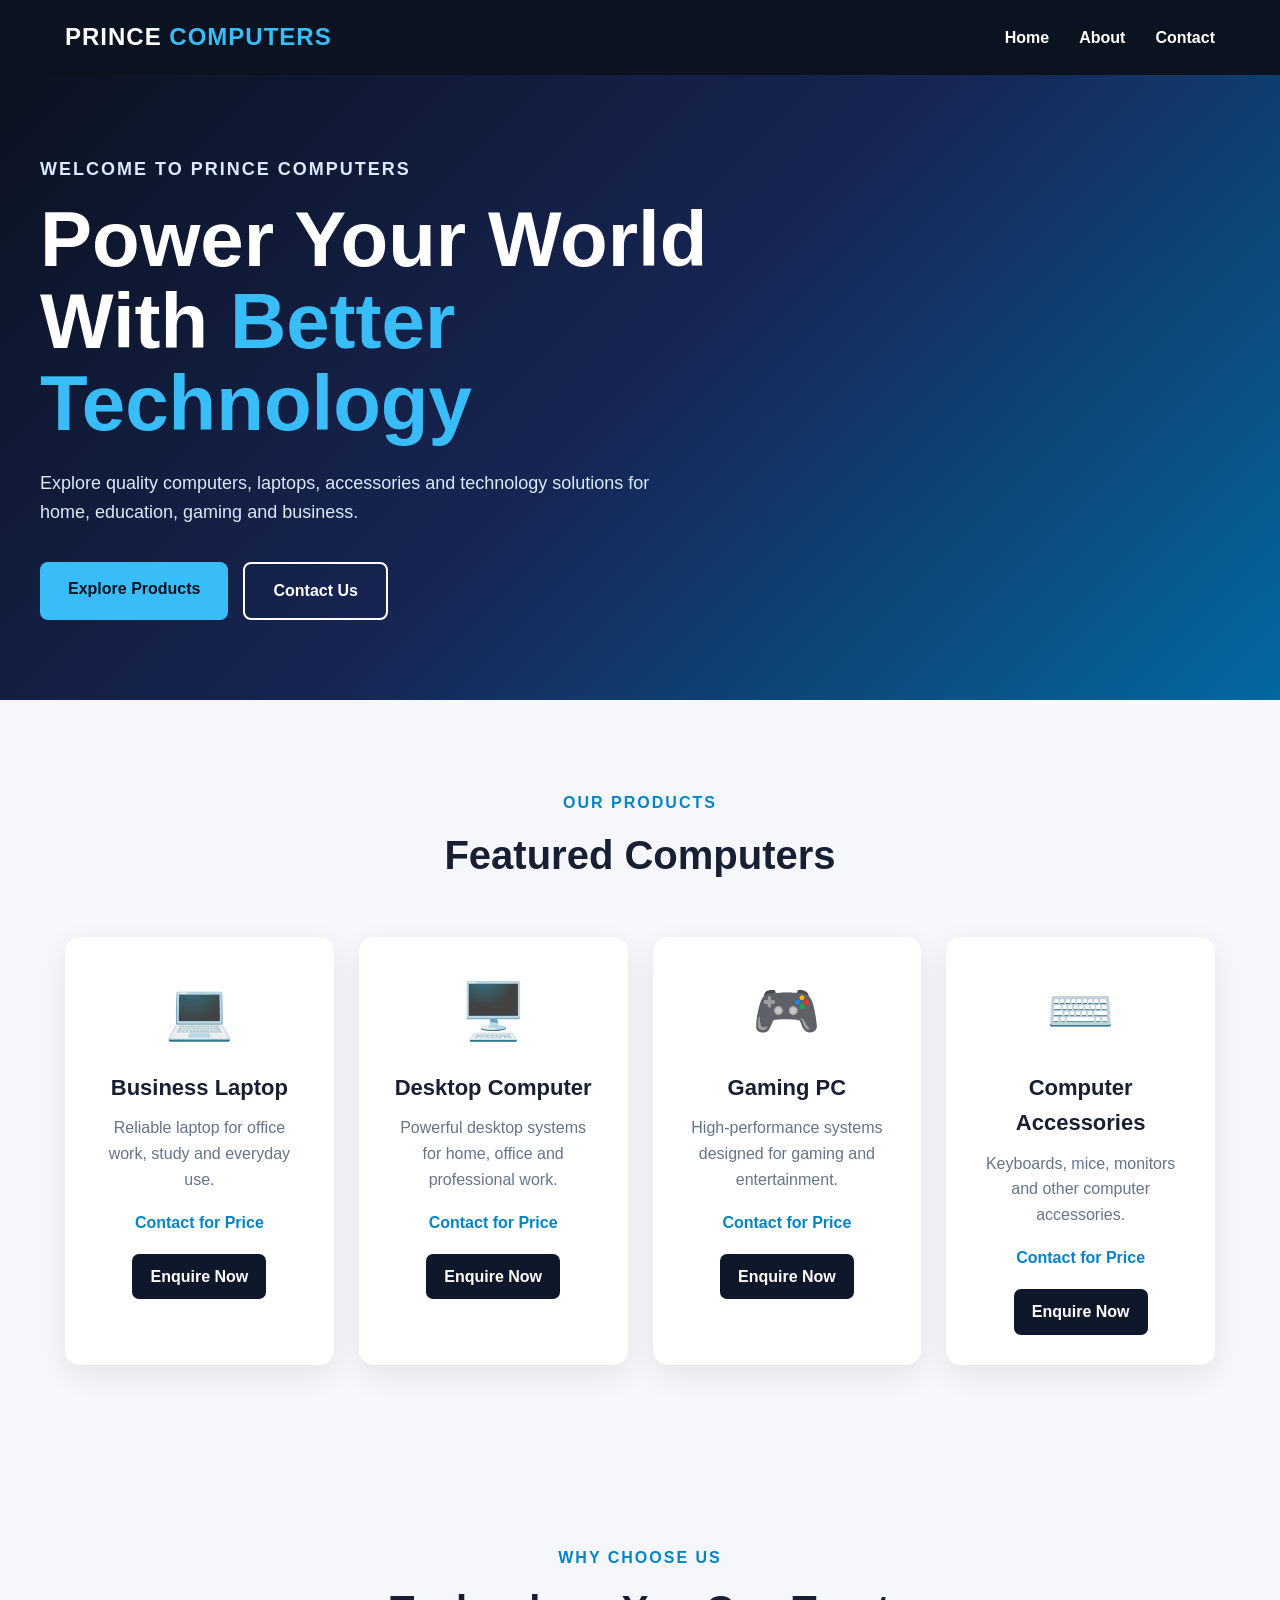
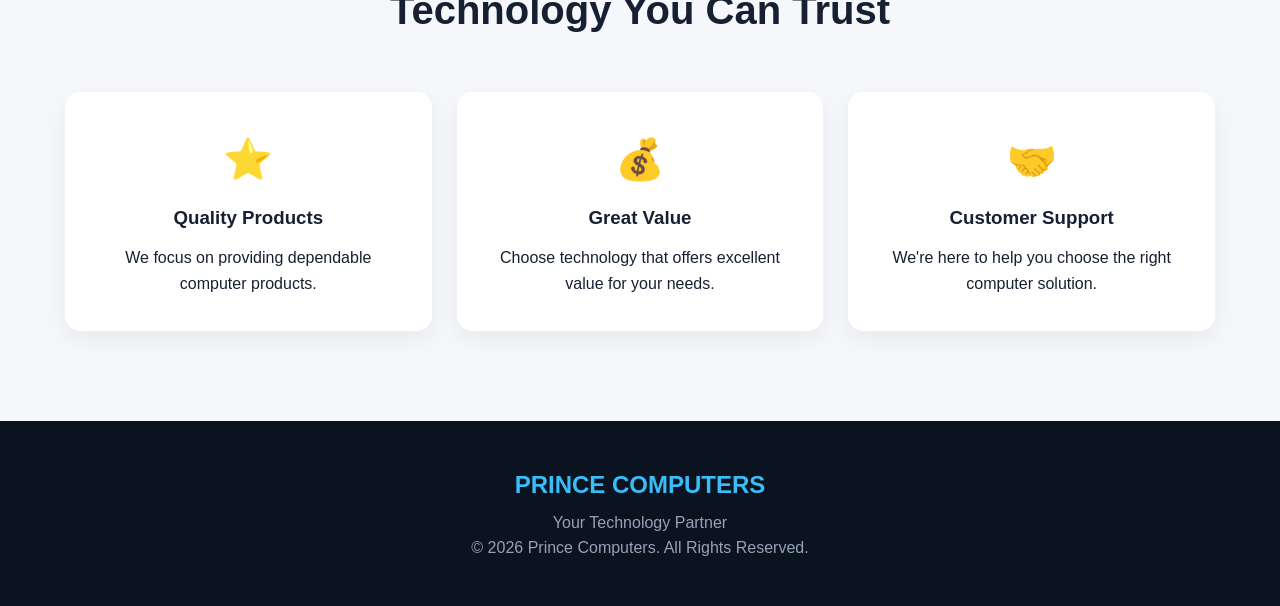
<file: index.html>
<!DOCTYPE html>
<html lang="en">
<head>
    <meta charset="UTF-8">
    <meta name="viewport" content="width=device-width, initial-scale=1.0">
    <title>Prince Computers | Computer Store</title>
    <link rel="stylesheet" href="style.css">
</head>
<body>

<header>
    <nav class="navbar">
        <div class="logo">PRINCE <span>COMPUTERS</span></div>

        <ul class="nav-links">
            <li><a href="index.html">Home</a></li>
            <li><a href="about.html">About</a></li>
            <li><a href="contact.html">Contact</a></li>
        </ul>

        <button class="menu-btn" onclick="toggleMenu()">☰</button>
    </nav>
</header>

<section class="hero">
    <div class="hero-content">
        <p class="small-title">WELCOME TO PRINCE COMPUTERS</p>
        <h1>Power Your World With <span>Better Technology</span></h1>
        <p>
            Explore quality computers, laptops, accessories and technology
            solutions for home, education, gaming and business.
        </p>

        <div class="hero-buttons">
            <a href="#products" class="btn">Explore Products</a>
            <a href="contact.html" class="btn secondary">Contact Us</a>
        </div>
    </div>
</section>

<section id="products" class="products-section">
    <div class="section-title">
        <p>OUR PRODUCTS</p>
        <h2>Featured Computers</h2>
    </div>

    <div class="product-grid">

        <div class="product-card">
            <div class="product-icon">💻</div>
            <h3>Business Laptop</h3>
            <p>Reliable laptop for office work, study and everyday use.</p>
            <h4>Contact for Price</h4>
            <a href="contact.html" class="product-btn">Enquire Now</a>
        </div>

        <div class="product-card">
            <div class="product-icon">🖥️</div>
            <h3>Desktop Computer</h3>
            <p>Powerful desktop systems for home, office and professional work.</p>
            <h4>Contact for Price</h4>
            <a href="contact.html" class="product-btn">Enquire Now</a>
        </div>

        <div class="product-card">
            <div class="product-icon">🎮</div>
            <h3>Gaming PC</h3>
            <p>High-performance systems designed for gaming and entertainment.</p>
            <h4>Contact for Price</h4>
            <a href="contact.html" class="product-btn">Enquire Now</a>
        </div>

        <div class="product-card">
            <div class="product-icon">⌨️</div>
            <h3>Computer Accessories</h3>
            <p>Keyboards, mice, monitors and other computer accessories.</p>
            <h4>Contact for Price</h4>
            <a href="contact.html" class="product-btn">Enquire Now</a>
        </div>

    </div>
</section>

<section class="why-us">
    <div class="section-title">
        <p>WHY CHOOSE US</p>
        <h2>Technology You Can Trust</h2>
    </div>

    <div class="features">
        <div class="feature">
            <span>⭐</span>
            <h3>Quality Products</h3>
            <p>We focus on providing dependable computer products.</p>
        </div>

        <div class="feature">
            <span>💰</span>
            <h3>Great Value</h3>
            <p>Choose technology that offers excellent value for your needs.</p>
        </div>

        <div class="feature">
            <span>🤝</span>
            <h3>Customer Support</h3>
            <p>We're here to help you choose the right computer solution.</p>
        </div>
    </div>
</section>

<footer>
    <div class="footer-content">
        <h2>PRINCE COMPUTERS</h2>
        <p>Your Technology Partner</p>
        <p>© <span id="year"></span> Prince Computers. All Rights Reserved.</p>
    </div>
</footer>

<script src="script.js"></script>
</body>
</html>
</file>
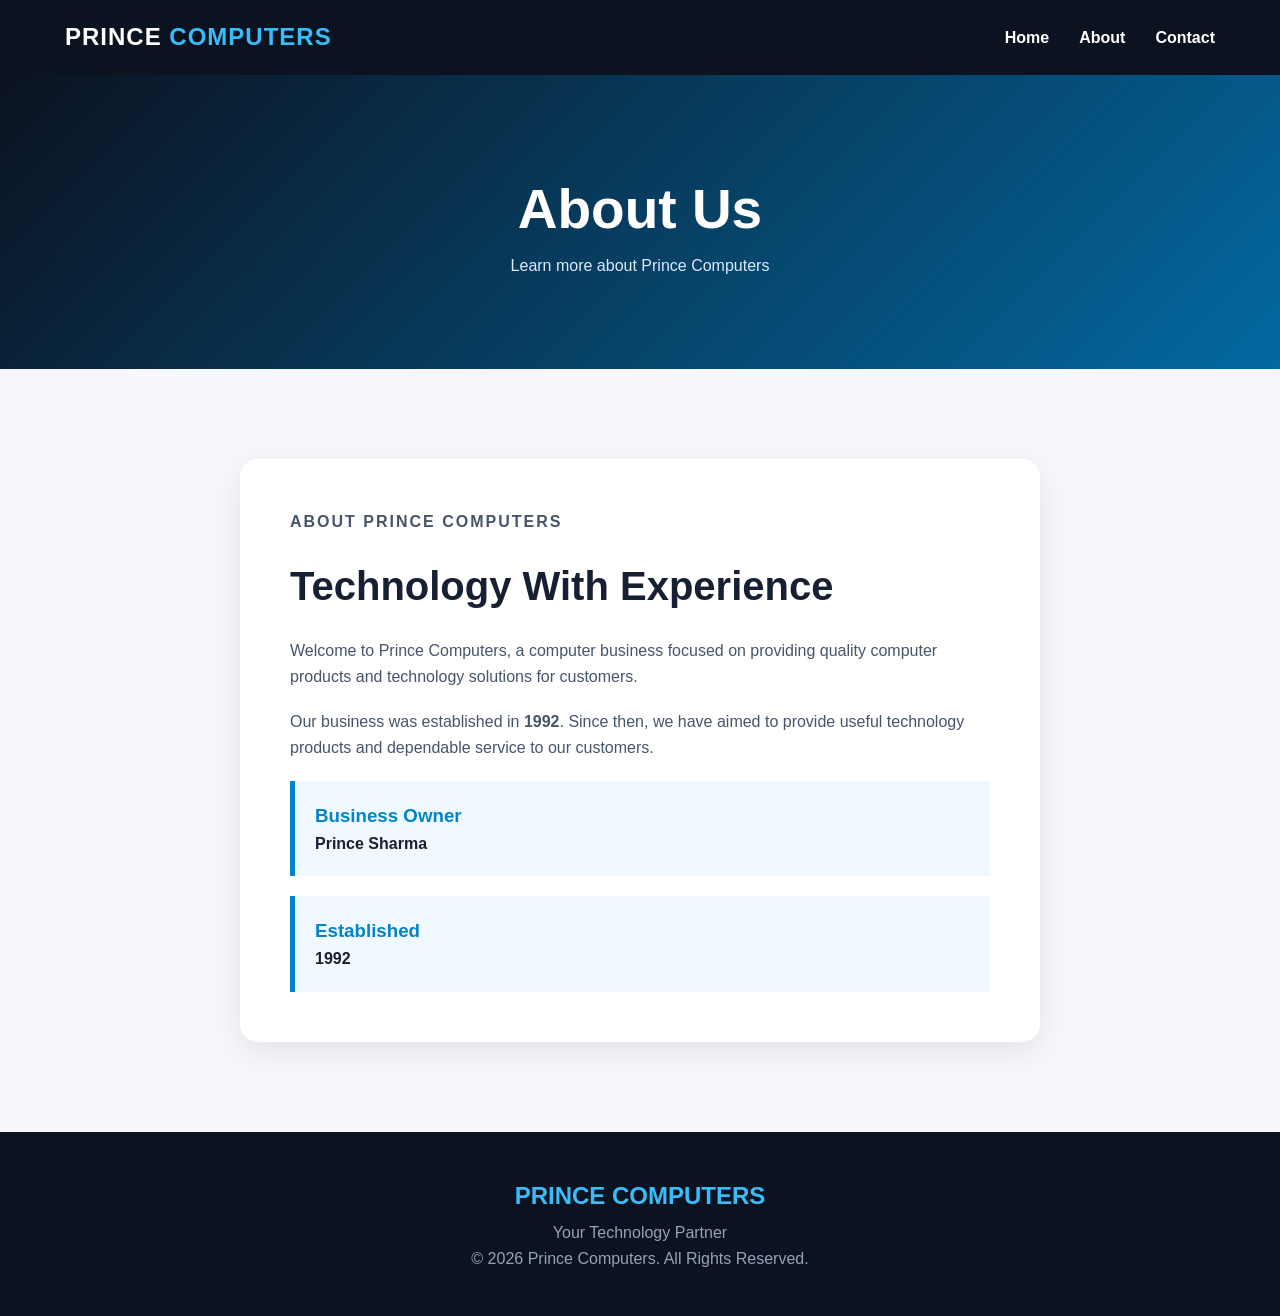
<file: about.html>
<!DOCTYPE html>
<html lang="en">
<head>
    <meta charset="UTF-8">
    <meta name="viewport" content="width=device-width, initial-scale=1.0">
    <title>About Us | Prince Computers</title>
    <link rel="stylesheet" href="style.css">
</head>
<body>

<header>
    <nav class="navbar">
        <div class="logo">PRINCE <span>COMPUTERS</span></div>

        <ul class="nav-links">
            <li><a href="index.html">Home</a></li>
            <li><a href="about.html">About</a></li>
            <li><a href="contact.html">Contact</a></li>
        </ul>

        <button class="menu-btn" onclick="toggleMenu()">☰</button>
    </nav>
</header>

<section class="page-header">
    <h1>About Us</h1>
    <p>Learn more about Prince Computers</p>
</section>

<section class="about-section">

    <div class="about-content">
        <p class="small-title">ABOUT PRINCE COMPUTERS</p>

        <h2>Technology With Experience</h2>

        <p>
            Welcome to Prince Computers, a computer business focused on
            providing quality computer products and technology solutions
            for customers.
        </p>

        <p>
            Our business was established in <strong>1992</strong>.
            Since then, we have aimed to provide useful technology products
            and dependable service to our customers.
        </p>

        <div class="owner-box">
            <h3>Business Owner</h3>
            <p><strong>Prince Sharma</strong></p>
        </div>

        <div class="established-box">
            <h3>Established</h3>
            <p><strong>1992</strong></p>
        </div>
    </div>

</section>

<footer>
    <div class="footer-content">
        <h2>PRINCE COMPUTERS</h2>
        <p>Your Technology Partner</p>
        <p>© <span id="year"></span> Prince Computers. All Rights Reserved.</p>
    </div>
</footer>

<script src="script.js"></script>
</body>
</html>
</file>
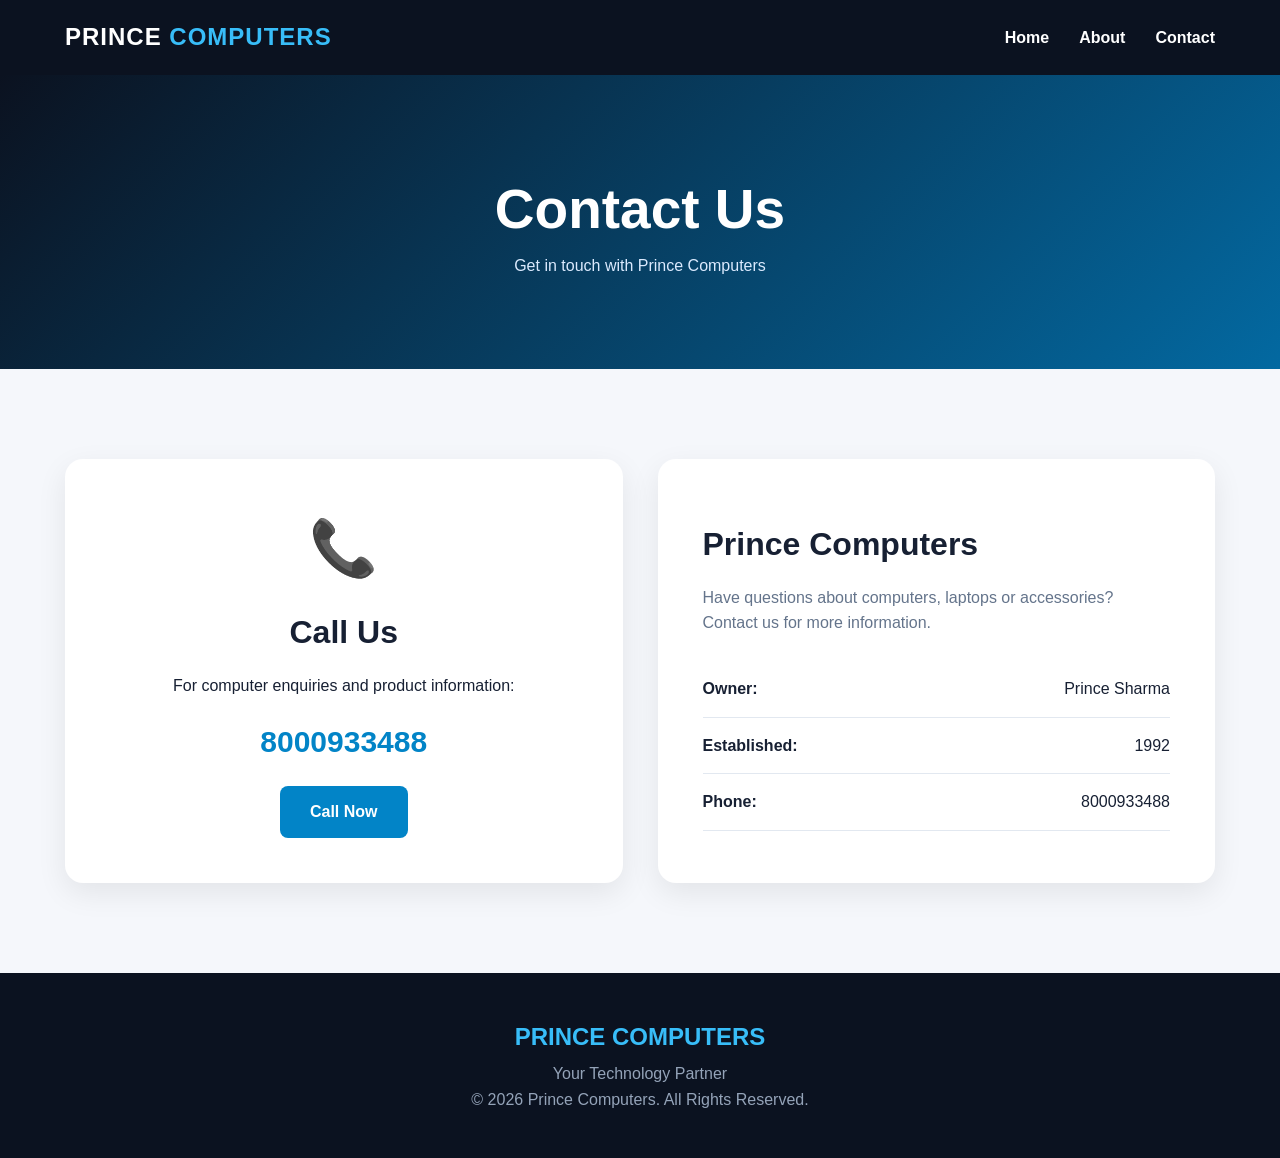
<file: contact.html>
<!DOCTYPE html>
<html lang="en">
<head>
    <meta charset="UTF-8">
    <meta name="viewport" content="width=device-width, initial-scale=1.0">
    <title>Contact Us | Prince Computers</title>
    <link rel="stylesheet" href="style.css">
</head>
<body>

<header>
    <nav class="navbar">
        <div class="logo">PRINCE <span>COMPUTERS</span></div>

        <ul class="nav-links">
            <li><a href="index.html">Home</a></li>
            <li><a href="about.html">About</a></li>
            <li><a href="contact.html">Contact</a></li>
        </ul>

        <button class="menu-btn" onclick="toggleMenu()">☰</button>
    </nav>
</header>

<section class="page-header">
    <h1>Contact Us</h1>
    <p>Get in touch with Prince Computers</p>
</section>

<section class="contact-section">

    <div class="contact-card">
        <div class="contact-icon">📞</div>
        <h2>Call Us</h2>
        <p>For computer enquiries and product information:</p>

        <a href="tel:8000933488" class="phone-number">
            8000933488
        </a>

        <a href="tel:8000933488" class="call-btn">
            Call Now
        </a>
    </div>

    <div class="contact-info">
        <h2>Prince Computers</h2>

        <p>
            Have questions about computers, laptops or accessories?
            Contact us for more information.
        </p>

        <div class="info-item">
            <strong>Owner:</strong>
            <span>Prince Sharma</span>
        </div>

        <div class="info-item">
            <strong>Established:</strong>
            <span>1992</span>
        </div>

        <div class="info-item">
            <strong>Phone:</strong>
            <span>8000933488</span>
        </div>
    </div>

</section>

<footer>
    <div class="footer-content">
        <h2>PRINCE COMPUTERS</h2>
        <p>Your Technology Partner</p>
        <p>© <span id="year"></span> Prince Computers. All Rights Reserved.</p>
    </div>
</footer>

<script src="script.js"></script>
</body>
</html>
</file>
<file: style.css>
* {
    margin: 0;
    padding: 0;
    box-sizing: border-box;
}

html {
    scroll-behavior: smooth;
}

body {
    font-family: Arial, Helvetica, sans-serif;
    background: #f5f7fb;
    color: #172033;
    line-height: 1.6;
}

/* NAVBAR */

header {
    background: #0b1220;
    position: sticky;
    top: 0;
    z-index: 1000;
}

.navbar {
    max-width: 1200px;
    margin: auto;
    min-height: 75px;
    padding: 0 25px;

    display: flex;
    align-items: center;
    justify-content: space-between;
}

.logo {
    font-size: 24px;
    font-weight: 800;
    color: white;
    letter-spacing: 1px;
}

.logo span {
    color: #38bdf8;
}

.nav-links {
    list-style: none;
    display: flex;
    gap: 30px;
}

.nav-links a {
    color: white;
    text-decoration: none;
    font-weight: 600;
    transition: 0.3s;
}

.nav-links a:hover {
    color: #38bdf8;
}

.menu-btn {
    display: none;
    border: none;
    background: transparent;
    color: white;
    font-size: 28px;
    cursor: pointer;
}

/* HERO */

.hero {
    min-height: 620px;
    display: flex;
    align-items: center;
    background:
        linear-gradient(135deg, #0b1220, #172554, #0369a1);
    color: white;
    padding: 80px 25px;
}

.hero-content {
    width: 1200px;
    max-width: 100%;
    margin: auto;
}

.small-title {
    color: #38bdf8;
    font-weight: bold;
    letter-spacing: 2px;
    margin-bottom: 15px;
}

.hero h1 {
    font-size: clamp(42px, 7vw, 78px);
    line-height: 1.05;
    max-width: 850px;
    margin-bottom: 25px;
}

.hero h1 span {
    color: #38bdf8;
}

.hero p {
    max-width: 650px;
    font-size: 18px;
    color: #dbeafe;
}

.hero-buttons {
    margin-top: 35px;
    display: flex;
    gap: 15px;
    flex-wrap: wrap;
}

.btn {
    display: inline-block;
    padding: 14px 28px;
    border-radius: 8px;
    text-decoration: none;
    background: #38bdf8;
    color: #07111f;
    font-weight: bold;
    transition: 0.3s;
}

.btn:hover {
    transform: translateY(-3px);
}

.btn.secondary {
    background: transparent;
    color: white;
    border: 2px solid white;
}

/* SECTIONS */

.products-section,
.why-us,
.about-section,
.contact-section {
    max-width: 1200px;
    margin: auto;
    padding: 90px 25px;
}

.section-title {
    text-align: center;
    margin-bottom: 50px;
}

.section-title p {
    color: #0284c7;
    font-weight: bold;
    letter-spacing: 2px;
}

.section-title h2 {
    font-size: 40px;
    margin-top: 8px;
}

/* PRODUCTS */

.product-grid {
    display: grid;
    grid-template-columns: repeat(4, 1fr);
    gap: 25px;
}

.product-card {
    background: white;
    border-radius: 15px;
    padding: 30px;
    text-align: center;
    box-shadow: 0 10px 30px rgba(0, 0, 0, 0.08);
    transition: 0.3s;
}

.product-card:hover {
    transform: translateY(-8px);
}

.product-icon {
    font-size: 55px;
    margin-bottom: 15px;
}

.product-card h3 {
    font-size: 22px;
    margin-bottom: 10px;
}

.product-card p {
    color: #64748b;
    min-height: 75px;
}

.product-card h4 {
    margin: 18px 0;
    color: #0284c7;
}

.product-btn {
    display: inline-block;
    padding: 10px 18px;
    background: #0f172a;
    color: white;
    border-radius: 7px;
    text-decoration: none;
    font-weight: bold;
}

/* FEATURES */

.why-us {
    max-width: 1200px;
}

.features {
    display: grid;
    grid-template-columns: repeat(3, 1fr);
    gap: 25px;
}

.feature {
    background: white;
    padding: 35px;
    text-align: center;
    border-radius: 15px;
    box-shadow: 0 8px 25px rgba(0, 0, 0, 0.06);
}

.feature span {
    font-size: 40px;
}

.feature h3 {
    margin: 12px 0;
}

/* PAGE HEADER */

.page-header {
    padding: 90px 25px;
    text-align: center;
    background: linear-gradient(135deg, #0b1220, #0369a1);
    color: white;
}

.page-header h1 {
    font-size: 55px;
}

.page-header p {
    color: #dbeafe;
}

/* ABOUT */

.about-section {
    display: flex;
    justify-content: center;
}

.about-content {
    max-width: 800px;
    background: white;
    padding: 50px;
    border-radius: 18px;
    box-shadow: 0 10px 30px rgba(0, 0, 0, 0.08);
}

.about-content h2 {
    font-size: 40px;
    margin-bottom: 20px;
}

.about-content > p {
    margin-bottom: 20px;
    color: #475569;
}

.owner-box,
.established-box {
    margin-top: 20px;
    padding: 20px;
    border-left: 5px solid #0284c7;
    background: #f0f9ff;
}

.owner-box h3,
.established-box h3 {
    color: #0284c7;
}

/* CONTACT */

.contact-section {
    display: grid;
    grid-template-columns: 1fr 1fr;
    gap: 35px;
}

.contact-card,
.contact-info {
    background: white;
    padding: 45px;
    border-radius: 18px;
    box-shadow: 0 10px 30px rgba(0, 0, 0, 0.08);
}

.contact-card {
    text-align: center;
}

.contact-icon {
    font-size: 55px;
}

.contact-card h2,
.contact-info h2 {
    font-size: 32px;
    margin: 15px 0;
}

.phone-number {
    display: block;
    font-size: 30px;
    font-weight: bold;
    color: #0284c7;
    text-decoration: none;
    margin: 20px 0;
}

.call-btn {
    display: inline-block;
    background: #0284c7;
    color: white;
    text-decoration: none;
    padding: 13px 30px;
    border-radius: 8px;
    font-weight: bold;
}

.contact-info > p {
    color: #64748b;
    margin-bottom: 25px;
}

.info-item {
    padding: 15px 0;
    border-bottom: 1px solid #e2e8f0;
    display: flex;
    justify-content: space-between;
    gap: 15px;
}

/* FOOTER */

footer {
    background: #0b1220;
    color: white;
    text-align: center;
    padding: 45px 20px;
}

.footer-content h2 {
    color: #38bdf8;
    margin-bottom: 5px;
}

.footer-content p {
    color: #94a3b8;
}

/* MOBILE */

@media (max-width: 900px) {

    .product-grid {
        grid-template-columns: repeat(2, 1fr);
    }

    .features {
        grid-template-columns: 1fr;
    }

    .contact-section {
        grid-template-columns: 1fr;
    }
}

@media (max-width: 650px) {

    .navbar {
        position: relative;
    }

    .menu-btn {
        display: block;
    }

    .nav-links {
        display: none;
        position: absolute;
        top: 75px;
        left: 0;
        width: 100%;
        background: #0b1220;
        flex-direction: column;
        text-align: center;
        padding: 20px;
        gap: 18px;
    }

    .nav-links.active {
        display: flex;
    }

    .hero {
        min-height: 550px;
    }

    .hero h1 {
        font-size: 45px;
    }

    .product-grid {
        grid-template-columns: 1fr;
    }

    .section-title h2 {
        font-size: 32px;
    }

    .page-header h1 {
        font-size: 42px;
    }

    .about-content,
    .contact-card,
    .contact-info {
        padding: 30px 20px;
    }

    .info-item {
        flex-direction: column;
        gap: 2px;
    }
}
</file>
